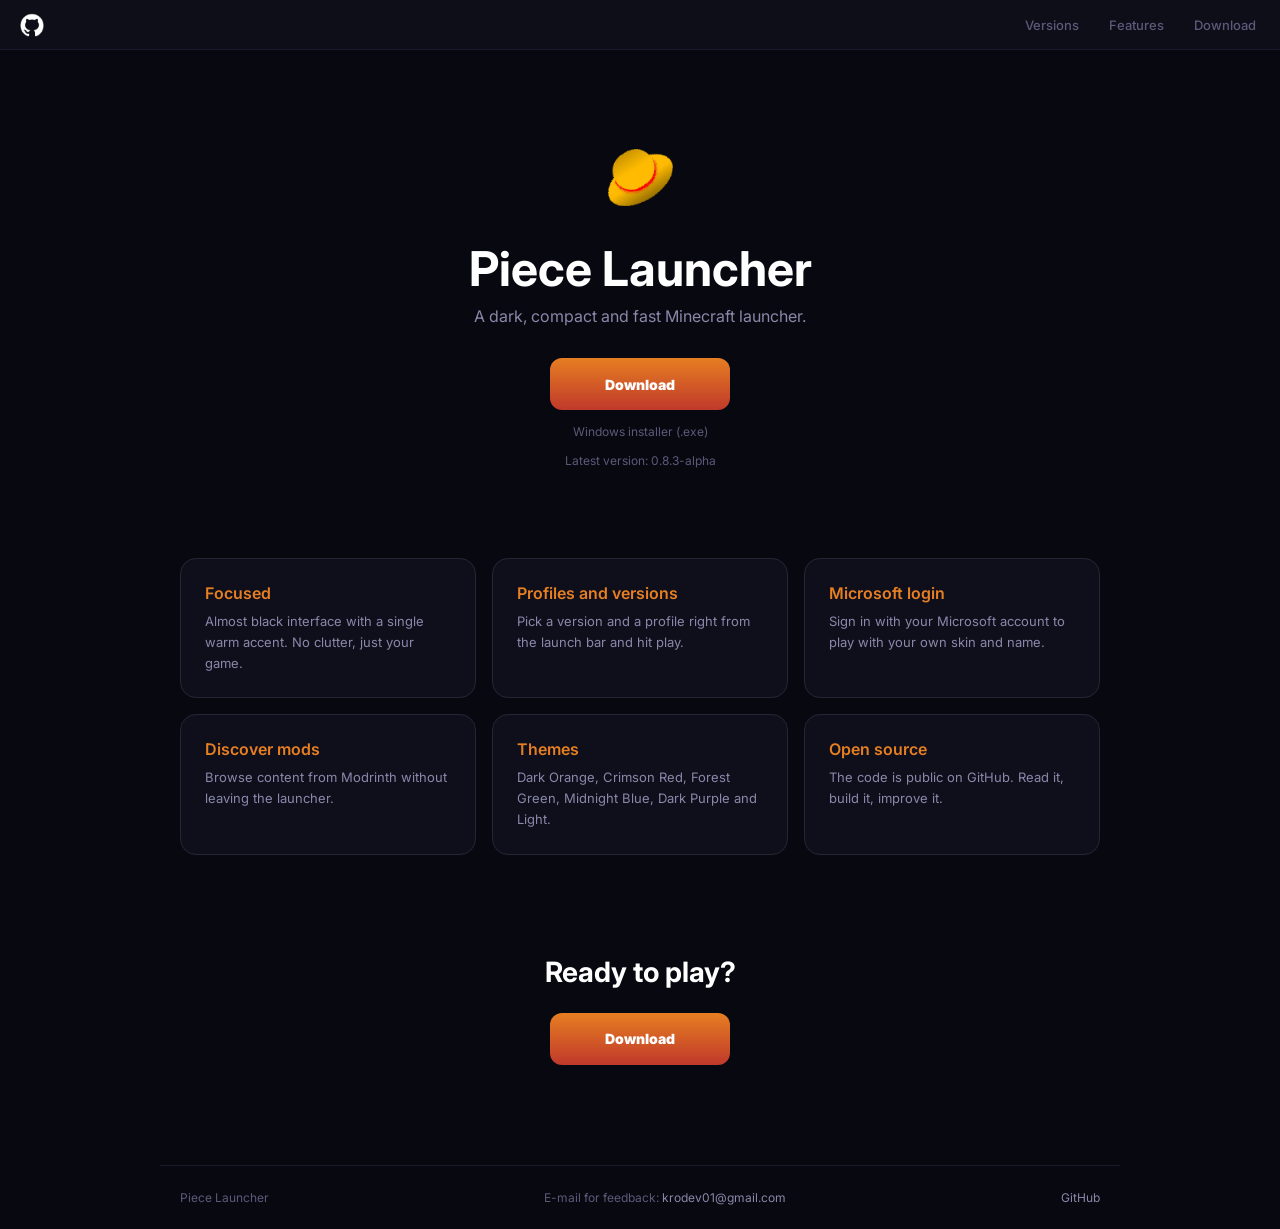
<file: index.html>
<!DOCTYPE html>
<html lang="en">
<head>
  <meta name="google-site-verification" content="jwUYwxPApGt8j46_pYfLwBqa1Zd5tgaCbcOGKhD9-qc" />
  <meta charset="UTF-8">
  <meta name="viewport" content="width=device-width, initial-scale=1.0">
  <title>Piece Launcher – Dark, compact and fast Minecraft launcher for Windows</title>
  <meta name="description" content="Piece Launcher is a free, open-source Minecraft Java Edition launcher for Windows. Microsoft login, profiles, versions, Modrinth mods and six dark themes.">
  <meta name="robots" content="index, follow, max-image-preview:large">
  <meta name="theme-color" content="#080810">
  <link rel="canonical" href="https://luaukrodev.github.io/Piece-Launcher-Site/">

  <meta property="og:type" content="website">
  <meta property="og:site_name" content="Piece Launcher">
  <meta property="og:title" content="Piece Launcher – Dark, compact and fast Minecraft launcher">
  <meta property="og:description" content="Free, open-source Minecraft Java Edition launcher for Windows with Microsoft login, profiles, Modrinth mods and themes.">
  <meta property="og:url" content="https://luaukrodev.github.io/Piece-Launcher-Site/">
  <meta property="og:image" content="https://luaukrodev.github.io/Piece-Launcher-Site/Assets/piece-launcher.webp">
  <meta property="og:image:alt" content="Piece Launcher logo">
  <meta name="twitter:card" content="summary">
  <meta name="twitter:title" content="Piece Launcher – Dark, compact and fast Minecraft launcher">
  <meta name="twitter:description" content="Free, open-source Minecraft Java Edition launcher for Windows.">
  <meta name="twitter:image" content="https://luaukrodev.github.io/Piece-Launcher-Site/Assets/piece-launcher.webp">

  <link rel="icon" href="Assets/favicon.ico" sizes="16x16 32x32 48x48">
  <link rel="icon" type="image/png" href="Assets/favicon-192.png" sizes="192x192">
  <link rel="apple-touch-icon" href="Assets/apple-touch-icon.png">
  <link rel="preconnect" href="https://fonts.googleapis.com">
  <link rel="preconnect" href="https://fonts.gstatic.com" crossorigin>
  <link href="https://fonts.googleapis.com/css2?family=Inter:wght@400;500;600;700;900&display=swap" rel="stylesheet">
  <link rel="stylesheet" href="style.css">

  <script type="application/ld+json">
  {
    "@context": "https://schema.org",
    "@type": "SoftwareApplication",
    "name": "Piece Launcher",
    "description": "A dark, compact and fast Minecraft Java Edition launcher with Microsoft login, profiles, versions, Modrinth content and themes.",
    "applicationCategory": "GameApplication",
    "operatingSystem": "Windows",
    "softwareVersion": "0.8.3-alpha",
    "url": "https://luaukrodev.github.io/Piece-Launcher-Site/",
    "image": "https://luaukrodev.github.io/Piece-Launcher-Site/Assets/piece-launcher.webp",
    "downloadUrl": "https://github.com/luaukrodev/Piece-Launcher/releases/download/alpha/Piece.Launcher.Installer.exe",
    "codeRepository": "https://github.com/luaukrodev/Piece-Launcher",
    "offers": {
      "@type": "Offer",
      "price": "0",
      "priceCurrency": "USD"
    }
  }
  </script>
</head>
<body>
  <header class="TopBar">
    <div class="TopBarLeftStuff">
      <a href="https://github.com/luaukrodev/Piece-Launcher" class="TopBarButton" aria-label="Piece Launcher on GitHub">
        <img src="Assets/github.webp" alt="GitHub">
      </a>
    </div>
    <div class="TopBarMiddleStuff"></div>
    <nav class="TopBarRightStuff" aria-label="Main">
      <a class="TopBarLink" href="https://github.com/luaukrodev/Piece-Launcher/releases">Versions</a>
      <a class="TopBarLink" href="#features">Features</a>
      <a class="TopBarLink" href="#download">Download</a>
    </nav>
  </header>

  <main>
    <section class="hero">
      <div class="logo">
        <img src="Assets/piece-launcher.webp" alt="Piece Launcher logo">
      </div>
      <h1>Piece Launcher</h1>
      <p class="tagline">A dark, compact and fast Minecraft launcher.</p>
      <a class="button" href="https://github.com/luaukrodev/Piece-Launcher/releases/download/v0.8.3-alpha/Piece.Launcher.Installer.exe">Download</a>
      <p class="note">Windows installer (.exe)</p>
      <p class="note">Latest version: 0.8.3-alpha</p>
    </section>

    <section id="features" class="features">
      <div class="card">
        <h2>Focused</h2>
        <p>Almost black interface with a single warm accent. No clutter, just your game.</p>
      </div>
      <div class="card">
        <h2>Profiles and versions</h2>
        <p>Pick a version and a profile right from the launch bar and hit play.</p>
      </div>
      <div class="card">
        <h2>Microsoft login</h2>
        <p>Sign in with your Microsoft account to play with your own skin and name.</p>
      </div>
      <div class="card">
        <h2>Discover mods</h2>
        <p>Browse content from Modrinth without leaving the launcher.</p>
      </div>
      <div class="card">
        <h2>Themes</h2>
        <p>Dark Orange, Crimson Red, Forest Green, Midnight Blue, Dark Purple and Light.</p>
      </div>
      <div class="card">
        <h2>Open source</h2>
        <p>The code is public on GitHub. Read it, build it, improve it.</p>
      </div>
    </section>

    <section id="download" class="cta">
      <h2>Ready to play?</h2>
      <a class="button" href="https://github.com/luaukrodev/Piece-Launcher/releases/download/v0.8.3-alpha/Piece.Launcher.Installer.exe">Download</a>
    </section>
  </main>

  <footer class="footer">
    <span>Piece Launcher</span>
    <span>E-mail for feedback: <a href="https://mail.google.com/mail/?view=cm&fs=1&to=krodev01@gmail.com&su=Piece%20Launcher%20feedback">krodev01@gmail.com</a></span>
    <a href="https://github.com/luaukrodev/Piece-Launcher">GitHub</a>
  </footer>
</body>
</html>
</file>
<file: style.css>
@import url('https://fonts.googleapis.com/css2?family=Inter:wght@400;500;600;700;900&display=swap');

:root {
    --bg: #080810;
    --bg-bar: #0f0f1a;
    --card: #0f0f1c;
    --divider: #1a1a2e;
    --border: #252535;
    --text: #ffffff;
    --text-soft: #8888aa;
    --text-dim: #5a5a7a;
    --text-hover: #ddddee;
    --accent: #e67e22;
    --accent-end: #c0392b;
    --accent-soft: #1ae67e22;
}

* {
    box-sizing: border-box;
}

html {
    scroll-behavior: smooth;
}

body {
    margin: 0;
    min-height: 100vh;
    background: var(--bg);
    color: var(--text);
    font-family: 'Inter', sans-serif;
}

/* Top bar */

.TopBar {
    position: fixed;
    top: 0;
    left: 0;
    right: 0;
    height: 50px;
    display: flex;
    align-items: center;
    justify-content: space-between;
    padding: 0 12px;
    background-color: #0f0f1aee;
    border-bottom: 1px solid var(--divider);
    z-index: 1000;
}

.TopBarMiddleStuff {
    flex: 1;
}

.TopBarRightStuff {
    display: flex;
    gap: 6px;
}

.TopBarButton {
    display: flex;
    align-items: center;
    justify-content: center;
    height: 40px;
    width: 40px;
    border-radius: 10px;
    cursor: pointer;
    text-decoration: none;
    transition: background 0.15s ease;
}

.TopBarButton:hover {
    background: var(--accent-soft);
}

.TopBarButton img {
    width: 24px;
    height: 24px;
    object-fit: contain;
}

.TopBarLink {
    padding: 8px 12px;
    border-radius: 10px;
    color: var(--text-dim);
    font-size: 13px;
    font-weight: 500;
    text-decoration: none;
    transition: background 0.15s ease, color 0.15s ease;
}

.TopBarLink:hover {
    background: var(--accent-soft);
    color: var(--text-hover);
}

/* Hero */

.hero {
    display: flex;
    flex-direction: column;
    align-items: center;
    text-align: center;
    padding: 140px 20px 90px;
}

.logo {
    display: flex;
    align-items: center;
    justify-content: center;
    width: 75px;
    height: 75px;
    background: none;
    border-radius: 10px;
}

.logo img {
    width: 65px;
    height: 65px;
    object-fit: contain;
}

h1 {
    margin: 24px 0 8px;
    font-size: 48px;
    font-weight: 700;
}

.tagline {
    margin: 0 0 32px;
    color: var(--text-soft);
    font-size: 16px;
}

.note {
    margin: 14px 0 0;
    color: var(--text-dim);
    font-size: 12px;
}

/* Button */

.button {
    display: inline-flex;
    align-items: center;
    justify-content: center;
    width: 180px;
    height: 52px;
    background: linear-gradient(to bottom, var(--accent), var(--accent-end));
    border-radius: 12px;
    color: var(--text);
    font-size: 14px;
    font-weight: 900;
    text-decoration: none;
    cursor: pointer;
    transition: transform 0.2s ease;
}

.button:hover {
    background: linear-gradient(to bottom, #f39c12, #e74c3c);
    transform: scale(1.1);
}

.button:active {
    background: linear-gradient(to bottom, #d35400, #a93226);
    transform: scale(1);
}

/* Features */

.features {
    display: grid;
    grid-template-columns: repeat(auto-fit, minmax(260px, 1fr));
    gap: 16px;
    max-width: 960px;
    margin: 0 auto;
    padding: 0 20px;
    scroll-margin-top: 70px;
}

.card {
    padding: 24px;
    background: var(--card);
    border: 1px solid var(--border);
    border-radius: 16px;
}

.card h2 {
    margin: 0 0 8px;
    font-size: 16px;
    font-weight: 600;
    color: var(--accent);
}

.card p {
    margin: 0;
    color: var(--text-soft);
    font-size: 13px;
    line-height: 1.6;
}

/* Call to action */

.cta {
    display: flex;
    flex-direction: column;
    align-items: center;
    gap: 24px;
    padding: 100px 20px;
    text-align: center;
}

.cta h2 {
    margin: 0;
    font-size: 28px;
    font-weight: 700;
}

/* Footer */

.footer {
    display: flex;
    flex-wrap: wrap;
    justify-content: space-between;
    gap: 12px;
    max-width: 960px;
    margin: 0 auto;
    padding: 24px 20px;
    border-top: 1px solid var(--divider);
    color: var(--text-dim);
    font-size: 12px;
}

.footer a {
    color: var(--text-soft);
    text-decoration: none;
}

.footer a:hover {
    color: var(--text);
}

@media (max-width: 600px) {
    h1 {
        font-size: 36px;
    }
}

@media (prefers-reduced-motion: reduce) {
    html {
        scroll-behavior: auto;
    }

    .button {
        transition: none;
    }

    .button:hover {
        transform: none;
    }
}
</file>
